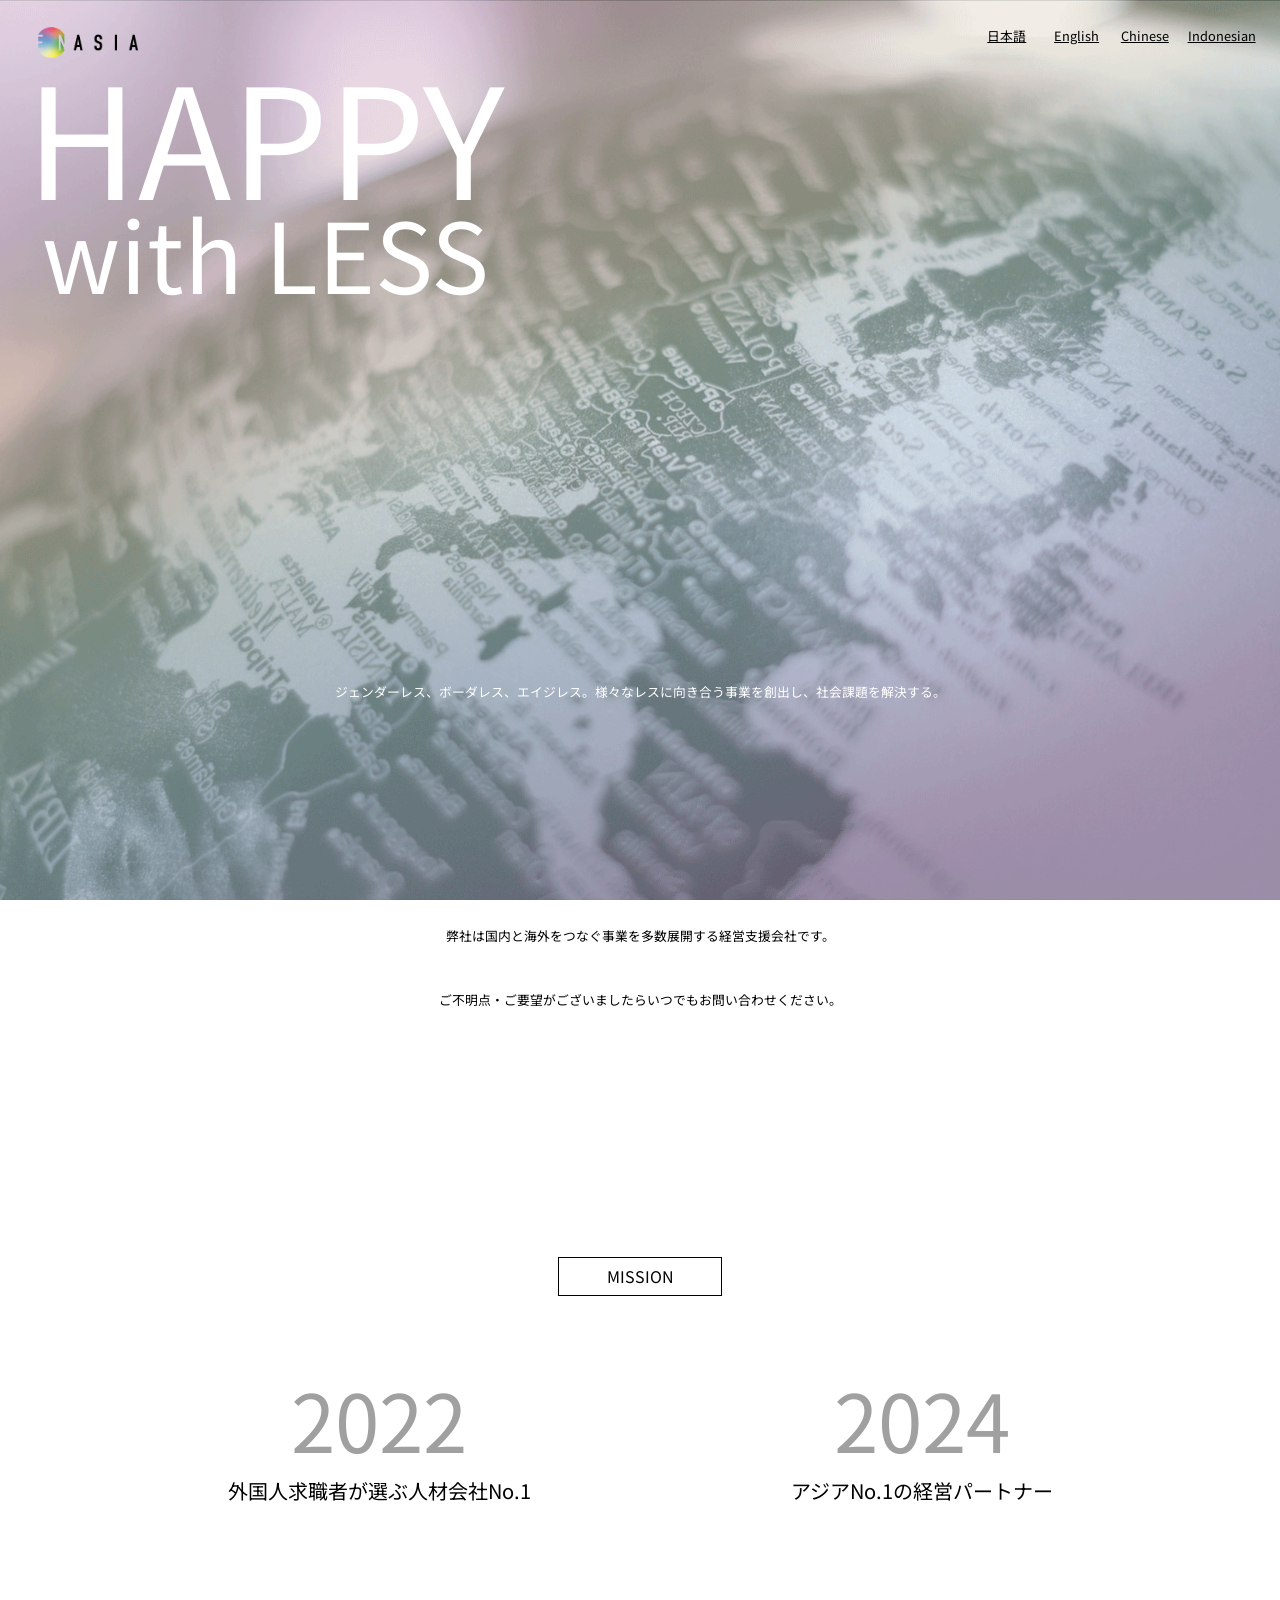
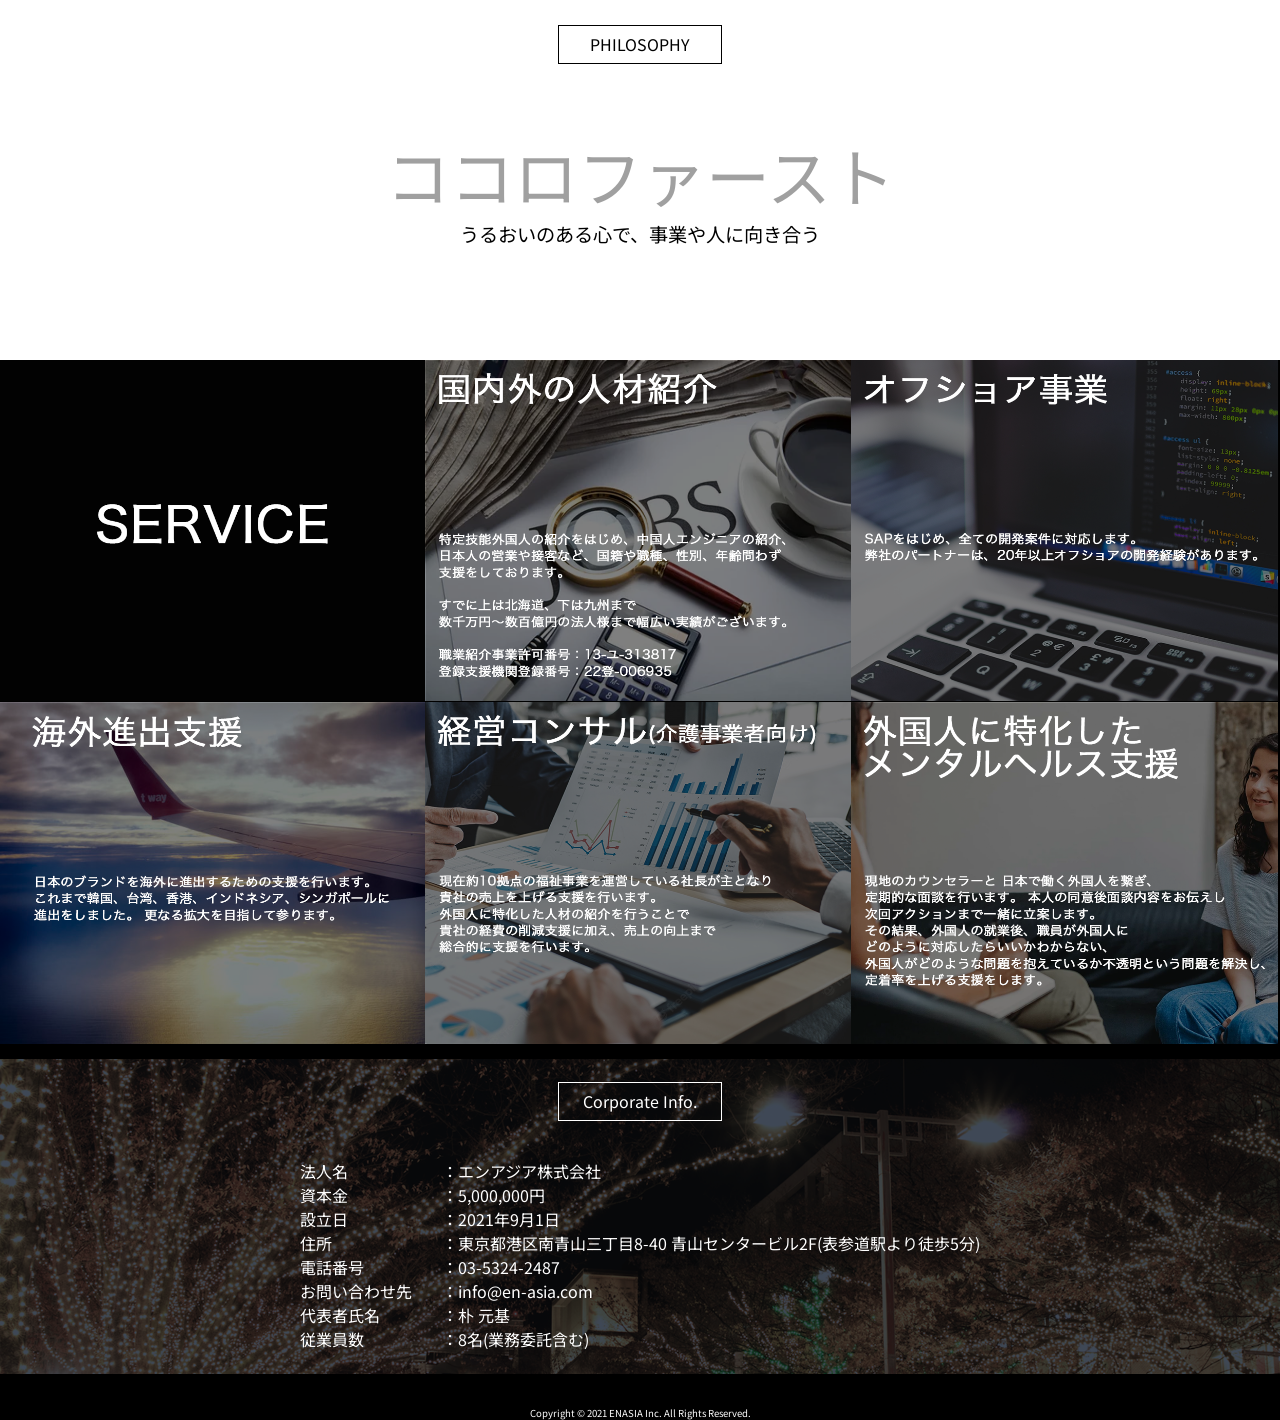
<file: index.html>
<!DOCTYPE html>
<html lang="ja">
<!-- HEAD  -->
	<head>
		<meta charset="UTF-8" />
		<meta name="viewport" content="width=device-width,initial-scale=1.0,minimum-scale=1.0,user-scalable=no">
		<meta property="og:image" content="./images/firstview2.jpg" />
		<link rel="stylesheet" type="text/css" href="pc.css">
		<link rel="stylesheet" type="text/css" href="tablet.css">
		<link rel="stylesheet" type="text/css" href="smartphone.css">
		<link href="https://fonts.googleapis.com/css?family=M+PLUS+Rounded+1c" rel="stylesheet">
		<link rel="preconnect" href="https://fonts.googleapis.com">
		<link rel="preconnect" href="https://fonts.gstatic.com" crossorigin>
		<link href="https://fonts.googleapis.com/css2?family=Noto+Sans+JP:wght@300;400;700&display=swap" rel="stylesheet">
		<meta name="format-detection" content="telephone=no">
		<title>ENASIA INC.</title>
	</head>
	<!-- BODY  -->
	<body>
		<div id="page_header">
		<img src="./images/logo1.png" id="top-logo"/>
		<header>
			<nav	id="page_header_menu">
				<ul id="page_header_nav_list">
					<li><a href="menu00.html">日本語</a></li>
					<li><a href="menu01.html">English</a></li>
					<li><a href="menu02.html">Chinese</a></li>
					<li><a href="menu03.html">Indonesian</a></li>
				</ul>
			</nav>
			<div class="Top">
				<p>HAPPY</p>
			</div>
			<div class="Top2">
				<p>with LESS</p>
			</div>
			<div class="Top3">
				<p>ジェンダーレス、ボーダレス、エイジレス。様々なレスに向き合う事業を創出し、社会課題を解決する。</p>
			</div>
		</header>
		<main>
			<article>
			<div class="Top4">
				<p>弊社は国内と海外をつなぐ事業を多数展開する経営支援会社です。</p>
			</div>
			<!--<div class="Top5">
				<p>コロナが間も無く明ける前だからこそ、国内と海外をつなぐ事業を多数展開する事業会社です。</p>
			</div>-->
			<div class="Top6">
				<p>ご不明点・ご要望がございましたらいつでもお問い合わせください。</p>
			</div>
				<div id=center-title> </div>
				<div class="l_parent">
					<div class="l_child">MISSION</div>
				</div>
				<div class="inline-parent">
					<div class="inline-block">2022<p>外国人求職者が選ぶ人材会社No.1</p></div>
					<div class="inline-block">2024<p>アジアNo.1の経営パートナー</p></div>
				</div>
				<!-- <div class="inline-parent2">
					<div class="inline-block2"><span id=missionmemo1>外国人求職者が選ぶ人材会社No.1</span></div>
					<div class="inline-block2"><span id=missionmemo2>アジアNo.1の経営パートナー</span></div>
				</div> -->
				<div id=center-title2> </div>
				<div class="l_parent">
					<div class="l_child">PHILOSOPHY</div>
				</div>
				<div class="inline-parent">
					<div class="inline-block3">ココロファースト</div>
				<div class="inline-parent2">
					<div class="inline-block2">うるおいのある心で、事業や人に向き合う</div>
				</div>
				<div id=center-title3> </div>
			</article>
			<article>
				<div id="testblock">
					<div class="inline-block_test">		<img src="./images/service0.png" id="divimg">		</div>
					<div class="inline-block_test">		<img src="./images/service1.png" id="divimg">		</div>
					<div class="inline-block_test">		<img src="./images/service2.png" id="divimg">		</div>
				</div>
				<div id="testblock2">
					<div class="inline-block_test2">	<img src="./images/service3.png" id="divimg2">	</div>
					<div class="inline-block_test2">	<img src="./images/service4.png" id="divimg2">	</div>
					<div class="inline-block_test2">	<img src="./images/service5.png" id="divimg2">	</div>
			</article>
			<article class=corpinfo>
				<div class=center-title4> </div>
				<div class="r2_parent">
					<div class="r2_child">Corporate Info. </div>
				</div>
				<div class="inline-parent4">
					<div class="inline-block4">
						法人名<br> 
						資本金<br> 
						設立日<br>
						住所<br> 
						電話番号<br> 
						お問い合わせ先<br>
						代表者氏名<br>
						従業員数<br>
					</div>
					<div class="inline-block4">
					：エンアジア株式会社<br>
					：5,000,000円<br>
					：2021年9月1日<br>
					：東京都港区南青山三丁目8-40 青山センタービル2F(表参道駅より徒歩5分)<br>
					：<span id=tel>03-5324-2487</span><br>
					：info@en-asia.com<br>
					：朴 元基<br>
					：8名(業務委託含む)<br>
					</div>
				</div>
				<div class=center-title4> </div>
			</article>
		</main>
		<footer id="page_footer">
			<p>Copyright © 2021	 ENASIA Inc. All Rights Reserved.</p>
		</footer>
	</body>
</html>
</file>
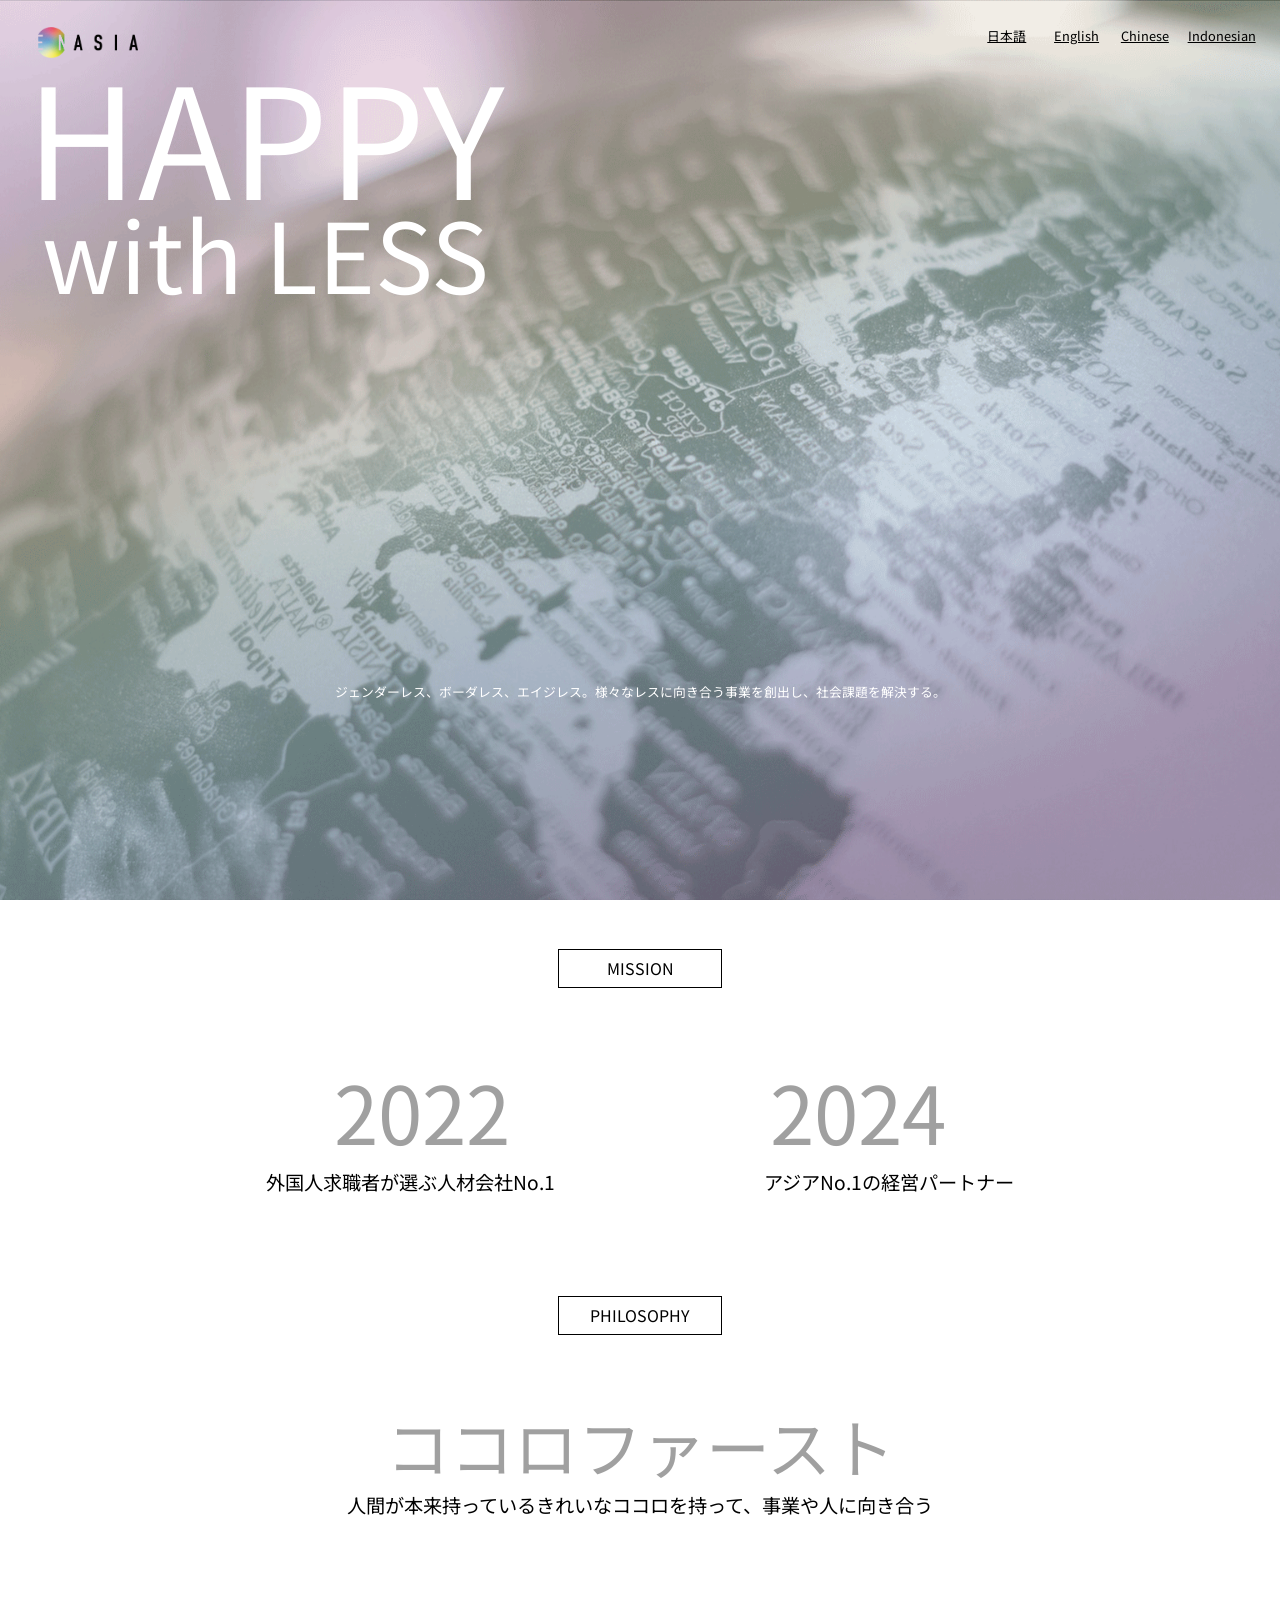
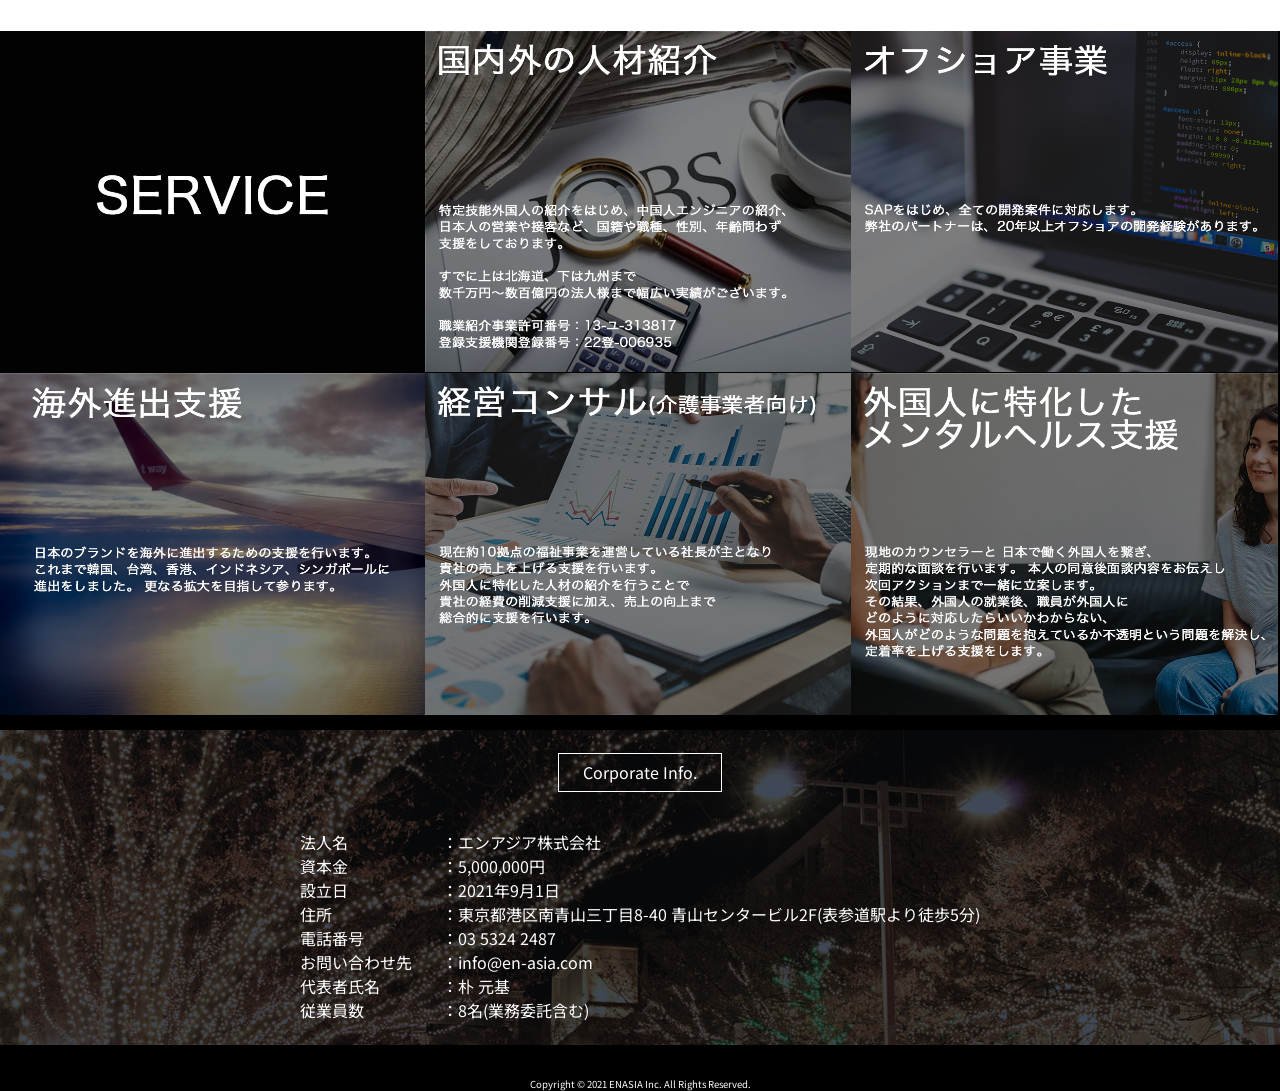
<file: page0.html>
<!DOCTYPE html>
<html lang="ja">
<!-- HEAD  -->
	<head>
		<meta charset="UTF-8" />
		<meta name="viewport" content="width=device-width,initial-scale=1.0,minimum-scale=1.0,user-scalable=no">
		<link rel="stylesheet" type="text/css" href="pc.css">
		<link rel="stylesheet" type="text/css" href="mobile2.css">
		<link href="https://fonts.googleapis.com/css?family=M+PLUS+Rounded+1c" rel="stylesheet">
		<link rel="preconnect" href="https://fonts.googleapis.com">
		<link rel="preconnect" href="https://fonts.gstatic.com" crossorigin>
		<link href="https://fonts.googleapis.com/css2?family=Noto+Sans+JP:wght@300;400;700&display=swap" rel="stylesheet">
		<title>ENASIA INC.</title>
	</head>
	<!-- BODY  -->
	<body>
		<div id="page_header">
		<img src="./images/logo1.png" id="top-logo"/>
		<header>
			<nav	id="page_header_menu">
				<ul id="page_header_nav_list">
					<li><a href="menu00.html">日本語</a></li>
					<li><a href="menu01.html">English</a></li>
					<li><a href="menu02.html">Chinese</a></li>
					<li><a href="menu03.html">Indonesian</a></li>
				</ul>
			</nav>
			<div class="Top">
				<p>HAPPY</p>
			</div>
			<div class="Top2">
				<p>with LESS</p>
			</div>
			<div class="Top3">
				<p>ジェンダーレス、ボーダレス、エイジレス。様々なレスに向き合う事業を創出し、社会課題を解決する。</p>
			</div>
		</header>
		<main>
			<article>
				<div id=center-title> </div>
				<div class="l_parent">
					<div class="l_child">MISSION</div>
				</div>
				<div class="inline-parent">
					<div class="inline-block">2022</div>
					<div class="inline-block">2024</div>
				</div>
				<div class="inline-parent2">
					<div class="inline-block2">外国人求職者が選ぶ人材会社No.1</div>
					<div class="inline-block2">アジアNo.1の経営パートナー</div>
				</div>
				<div id=center-title2> </div>
				<div class="l_parent">
					<div class="l_child">PHILOSOPHY</div>
				</div>
				<div class="inline-parent">
					<div class="inline-block3">ココロファースト</div>
				<div class="inline-parent2">
					<div class="inline-block2">人間が本来持っているきれいなココロを持って、事業や人に向き合う</div>
				</div>
				<div id=center-title3> </div>
			</article>
			<article>
				<div id="testblock">
					<div class="inline-block_test">		<img src="./images/service0.png" id="divimg">		</div>
					<div class="inline-block_test">		<img src="./images/service1.png" id="divimg">		</div>
					<div class="inline-block_test">		<img src="./images/service2.png" id="divimg">		</div>
				</div>
				<div id="testblock2">
					<div class="inline-block_test2">	<img src="./images/service3.png" id="divimg2">	</div>
					<div class="inline-block_test2">	<img src="./images/service4.png" id="divimg2">	</div>
					<div class="inline-block_test2">	<img src="./images/service5.png" id="divimg2">	</div>
			</article>
			<article class=corpinfo>
				<div class=center-title4> </div>
				<div class="r2_parent">
					<div class="r2_child">Corporate Info. </div>
				</div>
				<div class="inline-parent4">
					<div class="inline-block4">
						法人名<br> 
						資本金<br> 
						設立日<br>
						住所<br> 
						電話番号<br> 
						お問い合わせ先<br>
						代表者氏名<br>
						従業員数<br>
					</div>
					<div class="inline-block4">
					：エンアジア株式会社<br>
					：5,000,000円<br>
					：2021年9月1日<br>
					：東京都港区南青山三丁目8-40 青山センタービル2F(表参道駅より徒歩5分)<br>
					：03 5324 2487<br>
					：info@en-asia.com<br>
					：朴 元基<br>
					：8名(業務委託含む)<br>
					</div>
				</div>
				<div class=center-title4> </div>
			</article>
		</main>
		<footer id="page_footer">
			<p>Copyright © 2021	 ENASIA Inc. All Rights Reserved.</p>
		</footer>
	</body>
</html>
</file>
<file: pc.css>
@media screen and (min-width: 980px) { /*ウィンドウ幅が767px以上の場合に適用*/
/* 全体 */
BODY {
	MARGIN					: 0		;
	PADDING					: 0		;
	HEIGHT					:	100%;
	/*font-family			: "M PLUS Rounded 1c";*/
	font-family			: "Noto Sans JP", "Hiragino Kaku Gothic ProN", Meiryo, sans-serif;
}
HTML {
  MARGIN					: 0		;
  PADDING					: 0		;
	HEIGHT					:	100%;
}
header{
}
main{
}
footer{
}
#center-title{
	padding-top:20vh;
}
#center-title2{
	padding-top:5vh;
}
#center-title3{
	padding-top:12.5vh;
}
.center-title4{
	padding-top:2.5vh;
}
#center-title5{
	background-color:#000000;
}






/* ファーストビュー背景画像 */
#page_header {
	background			: url(./images/firstview.gif) center / cover;
	position				: relative;
	height					: 100vh;
}
/* ヘッダーロゴ */
#top-logo {
	position				: absolute;
	width						: 100px;
	left						: 3%;
	top							:	3%;
	margin					:	0 auto 0 auto;
}
/* ヘッダーメニュー */
#page_header_menu {
	padding-top			: 0.75% ;
	padding-right		: 2% ;
	right						: 0;
	/*position: fixed;*/
}
#page_header_nav_list {
	display					: flex;
	justify-content	: flex-end;
	list-style			: none;
}
#page_header_nav_list li{
	width						: 4.5%;
	padding-right		:	1%;
	font-size				: 1.0vw;
	display					: inline-block;
}
#page_header_nav_list li a{
	color						: #000000;
}
/* ファーストビュータイトル */
div.Top p {
   margin-top:-3vw ;
   margin-bottom:0px ;
 padding-left:2%;
 font-size: 12vw;
 color: #FFFFFF;
}
div.Top2 p {
   margin-top:-7vh ;
   margin-bottom:0px ;
 padding-left:3.25%;
 font-size: 7.6vw;
 color: #FFFFFF;
}
div.Top3 p {
   margin-top:40vh ;
 font-size: 1vw;
 color: #FFFFFF;
 text-align: center;
}
/*弊社について*/
div.Top4 p {
  margin-top			:25vh ;
	font-size				: 1vw;
 	text-align			: center;
}
div.Top5 p {
  margin-top			:5vh ;
	font-size				: 1vw;
 	text-align			: center;
}
div.Top6 p {
  margin-top			:5vh ;
	font-size				: 1vw;
 	text-align			: center;
}


/* MISSIONとPHILOSOPHYタイトル */
.l_parent{
  margin-top			:-5vh ;
  width: 100%;
	height: auto;
}
.l_child{
  border:solid 1px #000000;
  width: 150px;
	text-align: center;
  padding: 0.5%;
	margin: 0 auto;
	margin-top:100px;
}
/* MISSIONの2022/2024*/
.inline-parent {
  text-align: center;         /* 子要素を左右中央揃えにする */
}
.inline-block{
  display: inline-block;      /* インラインブロック要素にする */
	font-size: 500%;
	color: #a0a0a0;
 	margin-top:5%;
 	margin-left:10%;
 	margin-right:10%;
}
.inline-block p{
	font-size				: 25%;
 	margin-top			:	0vh;
	color						: #000000;


}
/* MISSIONの説明文*/
.inline-parent2 {
  text-align: center;         /* 子要素を左右中央揃えにする */
}
.inline-block2{
  display: inline-block;      /* インラインブロック要素にする */
	font-size: 120%;
 	margin-left:8%;
 	margin-right:8%;
}
/* ココロファースト*/
.inline-block3{
  display: inline-block;      /* インラインブロック要素にする */
	font-size: 400%;
 	color: #a0a0a0;
 	margin-top:5%;
}
/* 事業紹介(上段)*/
#testblock{
max-width: 100%;
background-color:  #000000;    /* 背景色指定 */
}

.inline-block_test {
display: inline-block;      /* インラインブロック要素にする */
/*width: 24vw; */
margin-left:  -2px;             /* 余白指定 */
margin-right:  -2px;             /* 余白指定 */
margin-bottom:  -2px;             /* 余白指定 */
background-color:  #000000;    /* 背景色指定 */
padding-top: 33.333%;  /* 1/4×100https://note.com/ikamasu/n/n06e3056498bb   */
width: 33.333%;
position: relative;
}
#divimg{
	  max-width: 100%; /*必ず指定*/
		  height: 80%; /*必ず指定*/
width: 100%;
					 position: absolute;
					   top: 0;
						   left: 0;
background-color:  #000000;    /* 背景色指定 */
}
/* 事業紹介(下段)*/
#testblock2{
max-width: 100%;
background-color:  #000000;    /* 背景色指定 */
}

.inline-block_test2 {
display: inline-block;      /* インラインブロック要素にする */
/*width: 24vw; */
margin:  -2px;             /* 余白指定 */
padding-top: 33.333%;  /* 1/4×100https://note.com/ikamasu/n/n06e3056498bb   */
width: 33.333%;
position: relative;
							 margin-bottom:-12.5%;
}

#divimg2{
margin-top:-20%;
	  max-width: 100%; /*必ず指定*/
		  height: 80%; /*必ず指定*/
width: 100%;
					 position: absolute;
					   top: 0;
						   left: 0;
}
/* CORP INFOタイトル */
.r_parent{
  width: 100%;
  height: auto;
	background-color:  #000000;    /* 背景色指定 */
}
.r_child{
  border:solid 1px #FFFFFF;
	color:#FFFFFF;
  width: 150px;
	text-align: center;
  padding: 0.5%;
	margin: 0 auto;
}
.r2_parent{
  width: 100%;
  height: auto;
}
.r2_child{
  border:solid 1px #FFFFFF;
	color:#FFFFFF;
  width: 150px;
	text-align: center;
	padding: 0.5%;
 	margin: 0 auto;
}
/* CORP INFO画像 */
.corpinfo{
background-color:  #000000;    /* 背景色指定 */
 color: #FFFFFF;
	background			: url(./images/omotesando.png) center / cover;
}
/* CORP INFO説明文 */
.inline-parent4 {
	margin-top:3%;
  text-align: center;         /* 子要素を左右中央揃えにする */
	font-size				: 1.25vw;
}
.inline-block4{
    display: inline-block;      /* インラインブロック要素にする */
 font-size: 100%;
 margin-left:1%;
 margin-right:1%;
 text-align: left
}

#Topmessage1{
 color: #FFFFFF;
 padding-left:2.5%;
 font-size: 10vw;

}
#Topmessage2{
 color: #FFFFFF;
 padding-left:2.5%;
 font-size: 7vw;

}

/* フッター */
#page_footer{
width: 100%;
color: #fff;
			 text-align: center;
bottom: 0; /*下に固定*/
				font-size: 60%;
				padding-top:2.5vh;
				background-color:#000000;
}
#tel a{
	color						:	#FFFFFF;
  text-decoration	:	none;
}
</file>
<file: tablet.css>
@media screen and (min-width: 768px) and (max-width: 979px) { /*ウィンドウ幅が767px以下の場合に適用*/
/* 全体 */
BODY {
	margin					: 0		;
	padding					: 0		;
	height					:	100%;
	font-family			: "Noto Sans JP", "Hiragino Kaku Gothic ProN", Meiryo, sans-serif;
}
HTML {
	margin					: 0		;
	padding					: 0		;
	height					:	100%;
}
header{
}
main{
}
footer{
	background-color:#000000;
}

#center-title{
	padding-top:0vh;
}
#center-title2{
}
#center-title3{
	padding-top:12.5vh;
}
.center-title4{
	padding-top:2.5vh;
}
#center-title5{
	background-color:#000000;
}









/* ファーストビュー背景画像 */
#page_header {
	background			: url(./images/firstview.gif) center / cover;
	position				: relative;
	height					: 100vh;
}
/* ヘッダーロゴ */
#top-logo {
	position				: absolute;
	width						: 100px;
	padding-left		: 3%;
	top							:	3%;
	margin					:	0 auto 0 auto;
}
/* ヘッダーメニュー */
#page_header_menu {
	padding-top			: 1.0% ;
	padding-right		: 3% ;
}
#page_header_nav_list {
	display					: flex;
	justify-content	: flex-end;
	list-style			: none;
}
#page_header_nav_list li{
	width						: 7%;
	font-size				: 1.5vw;
	padding-right		:	1.0%;
	display					: inline-block;
}
#page_header_nav_list li a{
	color						: #000000;
}
/* ファーストビュータイトル */
div.Top p {
  margin-top			:	20vh ;
  margin-bottom		:	0px ;
 	font-size				: 16vw;
	text-align			: center;
 	color						: #f0e68c;
}
div.Top2 p {
  margin-top			: -5vh ;
	font-size				: 10vw;
	text-align			: center;
 	color						: #FFFFFF;
}
div.Top3 p {
  margin-top			:20vh ;
	font-size				: 2vw;
 	color						: #FFFFFF;
 	text-align			: center;
}
/*弊社について*/
div.Top4 p {
  margin-top			: 35vh ;
	font-size				: 2vw;
 	text-align			: center;
}
div.Top5 p {
  margin-top			: 2.5vh ;
	font-size				: 2vw;
 	text-align			: center;
}
div.Top6 p {
  margin-top			: 2.5vh ;
	font-size				: 2vw;
 	text-align			: center;
}



/* MISSIONとPHILOSOPHYタイトル */
.l_parent{
  margin-top			:10vh ;
  width						: 100%;
	height					: auto;
}
.l_child{
  margin-top			:10vh ;
  border					:solid 1px #000000;
  width						: 150px;
	text-align			: center;
  padding					: 0.5%;
	margin					: 0 auto;
	margin-top			:100px;
}
/* MISSIONの2022/2024*/
.inline-parent {
  text-align			: center;         /* 子要素を左右中央揃えにする */
}
.inline-block{
  display					: inline-block;      /* インラインブロック要素にする */
	font-size				: 400%;
	color						: #a0a0a0;
 	margin-top			:	5%;
 	margin-left			:	10%;
 	margin-right		:	10%;
}
.inline-block p{
	font-size				: 25%;
 	margin-top			:	0vh;
	color						: #000000;


}
/* MISSIONの説明文*/
.inline-parent2 {
  text-align			: center;         /* 子要素を左右中央揃えにする */
}
.inline-block2{
  display					: inline-block;      /* インラインブロック要素にする */
	font-size				: 100%;
 	margin-left			:	7.5%	;
 	margin-right		:	7.5%;
}
/* ココロファースト*/
.inline-block3{
  display					: inline-block;      /* インラインブロック要素にする */
	font-size				: 250%;
 	color						: #a0a0a0;
 	text-align			: center;
 	margin-top			:	5%;
}
/* 事業紹介(上段)*/
#testblock{
	max-width				: 100%;
	background-color: #000000;    /* 背景色指定 */
}
.inline-block_test {
	display					: inline-block; 
	position				: relative;
	width						: 33.333%;
	margin-left			: -2px;         
	margin-right		: -2px;         
	margin-bottom		: -2px;         
	padding-top			: 33.333%;  
}
#divimg{
	max-width				: 100%; 
	height					: 80%; 
	width						: 100%;
	position				: absolute;
	top							: 0;
}
/* 事業紹介(下段)*/
#testblock2{
	background-color: #000000;    /* 背景色指定 */
}
.inline-block_test2 {
	display					: inline-block;      /* インラインブロック要素にする */
	position				: relative;
	width						: 33.333%;
	margin-left			: -2px;         
	margin-right		: -2px;         
	margin-bottom		:	-12.5%;
	padding-top			: 33.333%;  /* 1/4×100https://note.com/ikamasu/n/n06e3056498bb   */
}
#divimg2{
	margin-top			:	-20%;
	height					: 80%; 
	width						: 100%;
	position				: absolute;
	top							: 0;
}
/* CORP INFOタイトル */
.r2_parent{
  width: 100%;
  height: auto;
}
.r2_child{
  border:solid 1px #FFFFFF;
	color:#FFFFFF;
  width: 150px;
	text-align: center;
	padding: 0.5%;
 	margin: 0 auto;
}
/* CORP INFO画像 */
.corpinfo {
	background			: url(./images/omotesando.png) center / cover;
	color						: #FFFFFF;
	background-color: #000000;
}
/* CORP INFO説明文 */
.inline-parent4 {
	margin-top:3%;
  text-align: center;         /* 子要素を左右中央揃えにする */
	font-size				: 2vw;
}
.inline-block4{
  display: inline-block;      /* インラインブロック要素にする */
 font-size: 100%;
 margin-left:1%;
 margin-right:1%;
 text-align: left
}
#tel{
	color						:	#FFFFFF;
  text-decoration	:	none;
}
/* フッター */
#page_footer{
	width: 100%;
	color: #fff;
	text-align: center;
	bottom: 0; /*下に固定*/
	font-size: 60%;
	padding-top:0.25vh;
	background-color:#000000;
}
</file>
<file: smartphone.css>
@media screen and (max-width: 767px) { /*ウィンドウ幅が767px以下の場合に適用*/
/* 全体 */
BODY {
	margin					: 0		;
	padding					: 0		;
	height					:	100%;
	font-family			: "Noto Sans JP", "Hiragino Kaku Gothic ProN", Meiryo, sans-serif;
}
HTML {
	margin					: 0		;
	padding					: 0		;
	height					:	100%;
}
header{
}
main{
}
footer{
	background-color:#000000;
}

#center-title{
	padding-top:0vh;
}
#center-title2{
}
#center-title3{
	padding-top:12.5vh;
}
.center-title4{
	padding-top:2.5vh;
}
#center-title5{
	background-color:#000000;
}









/* ファーストビュー背景画像 */
#page_header {
	background			: url(./images/firstview.gif) center / cover;
	position				: relative;
	height					: 100vh;
}
/* ヘッダーロゴ */
#top-logo {
	position				: absolute;
	width						: 100px;
	padding-left		: 5%;
	top							:	3%;
	margin					:	0 auto 0 auto;
}
/* ヘッダーメニュー */
#page_header_menu {
	padding-top			: 3% ;
	padding-right		: 3% ;
	right						: 0;
}
#page_header_nav_list {
	display					: flex;
	justify-content	: flex-end;
	list-style			: none;
}
#page_header_nav_list li{
	width						: 7%;
	padding-right		:	1.75%;
	font-size				: 1.5vw;
	display					: inline-block;
}
#page_header_nav_list li a{
	color						: #000000;
}
/* ファーストビュータイトル */
div.Top p {
  margin-top			:	15vh ;
  margin-bottom		:	0px ;
 	font-size				: 22vw;
	text-align			: center;
 	color						: #4682b4;
}
div.Top2 p {
  margin-top			: -5vh ;
	font-size				: 14vw;
	text-align			: center;
 	color						: #FFFFFF;
}
div.Top3 p {
  margin-top			:30vh ;
	font-size				: 1.85vw;
 	color						: #FFFFFF;
 	text-align			: center;
}
/*弊社について*/
div.Top4 p {
  margin-top			: 35vh ;
	font-size				: 2vw;
 	text-align			: center;
}
div.Top5 p {
  margin-top			:2.5vh ;
	font-size				: 2vw;
 	text-align			: center;
}
div.Top6 p {
  margin-top			:2.5vh ;
	font-size				: 2vw;
 	text-align			: center;
}



/* MISSIONとPHILOSOPHYタイトル */
.l_parent{
  margin-top			:10vh ;
  width						: 100%;
	height					: auto;
}
.l_child{
  margin-top			:10vh ;
  border					:solid 1px #000000;
  width						: 150px;
	text-align			: center;
  padding					: 0.5%;
	margin					: 0 auto;
	margin-top			:100px;
}
/* MISSIONの2022/2024*/
.inline-parent {
  text-align			: center;         /* 子要素を左右中央揃えにする */
}
.inline-block{
	font-size				: 300%;
	color						: #a0a0a0;
 	margin-top			:	5%;
 	margin-left			:	8%;
 	margin-right		:	8%;
}
.inline-block p{
	font-size				: 20%;
 	margin-top			:	0vh;
	color						: #000000;


}
/* MISSIONの説明文*/
.inline-parent2 {
  text-align			: center;         /* 子要素を左右中央揃えにする */
}
.inline-block2{
	font-size				: 60%;
 	margin-left			:	5.5%	;
 	margin-right		:	5.5%;
}
#missionmemo1{
 	margin-top			:	-100vh;


}
/* ココロファースト*/
.inline-block3{
  display					: inline-block;      /* インラインブロック要素にする */
	font-size				: 250%;
 	color						: #a0a0a0;
 	text-align			: center;
 	margin-top			:	5%;
}
/* 事業紹介(上段)*/
#testblock{
	max-width				: 100%;
	background-color: #000000;    /* 背景色指定 */
}
.inline-block_test {
	display					: inline-block; 
	position				: relative;
	width						: 33.333%;
	margin-left			: -2px;         
	margin-right		: -2px;         
	margin-bottom		: -2px;         
	padding-top			: 33.333%;  
}
#divimg{
	max-width				: 100%; 
	height					: 80%; 
	width						: 100%;
	position				: absolute;
	top							: 0;
}
/* 事業紹介(下段)*/
#testblock2{
	background-color: #000000;    /* 背景色指定 */
}
.inline-block_test2 {
	display					: inline-block;      /* インラインブロック要素にする */
	position				: relative;
	width						: 33.333%;
	margin-left			: -2px;         
	margin-right		: -2px;         
	margin-bottom		:	-12.5%;
	padding-top			: 33.333%;  /* 1/4×100https://note.com/ikamasu/n/n06e3056498bb   */
}
#divimg2{
	margin-top			:	-20%;
	height					: 80%; 
	width						: 100%;
	position				: absolute;
	top							: 0;
}
/* CORP INFOタイトル */
.r2_parent{
  width: 100%;
  height: auto;
}
.r2_child{
  border:solid 1px #FFFFFF;
	color:#FFFFFF;
  width: 150px;
	text-align: center;
	padding: 0.5%;
 	margin: 0 auto;
}
/* CORP INFO画像 */
.corpinfo {
	background			: url(./images/omotesando.png) center / cover;
	color						: #FFFFFF;
	background-color: #000000;
}
/* CORP INFO説明文 */
.inline-parent4 {
	margin-top:3%;
  text-align: center;         /* 子要素を左右中央揃えにする */
	font-size				: 2vw;
}
.inline-block4{
  display: inline-block;      /* インラインブロック要素にする */
 font-size: 100%;
 margin-left:1%;
 margin-right:1%;
 text-align: left
}
/* フッター */
#page_footer{
	width: 100%;
	color: #fff;
	text-align: center;
	bottom: 0; /*下に固定*/
	font-size: 60%;
	padding-top:0.25vh;
	background-color:#000000;
}
#tel a{
	color						:	#FFFFFF;
  text-decoration	:	none;
}
</file>
<file: mobile2.css>
@media screen and (max-width: 767px) { /*ウィンドウ幅が767px以下の場合に適用*/
/* 全体 */
BODY {
	margin					: 0		;
	padding					: 0		;
	height					:	100%;
	font-family			: "Noto Sans JP", "Hiragino Kaku Gothic ProN", Meiryo, sans-serif;
}
HTML {
	margin					: 0		;
	padding					: 0		;
	height					:	100%;
}
header{
}
main{
}
footer{
	background-color:#000000;
}

#center-title{
	padding-top:0vh;
}
#center-title2{
}
#center-title3{
	padding-top:12.5vh;
}
.center-title4{
	padding-top:2.5vh;
}
#center-title5{
	background-color:#000000;
}









/* ファーストビュー背景画像 */
#page_header {
	background			: url(./images/firstview.gif) center / cover;
	position				: relative;
	height					: 100vh;
}
/* ヘッダーロゴ */
#top-logo {
	position				: absolute;
	width						: 100px;
	padding-left		: 7.5%;
	top							:	3%;
	margin					:	0 auto 0 auto;
}
/* ヘッダーメニュー */
#page_header_menu {
	padding-top			: 2.0% ;
	padding-right		: 3% ;
	right						: 0;
}
#page_header_nav_list {
	display					: flex;
	justify-content	: flex-end;
	list-style			: none;
}
#page_header_nav_list li{
	width						: 7%;
	padding-right		:	1.75%;
	font-size				: 1.5vw;
	display					: inline-block;
}
#page_header_nav_list li a{
	color						: #000000;
}
/* ファーストビュータイトル */
div.Top p {
  margin-top			:	30vh ;
  margin-bottom		:	0px ;
 	font-size				: 12vw;
	text-align			: center;
 	color						: #FFFFFF;
}
div.Top2 p {
  margin-top			: -1vh ;
	font-size				: 7.6vw;
	text-align			: center;
 	color						: #FFFFFF;
}
div.Top3 p {
  margin-top			:30vh ;
	font-size				: 2vw;
 	color						: #FFFFFF;
 	text-align			: center;
}
/*弊社について*/
div.Top4 p {
  margin-top			:20vh ;
	font-size				: 2vw;
 	text-align			: center;
}
div.Top5 p {
  margin-top			:5vh ;
	font-size				: 2vw;
 	text-align			: center;
}



/* MISSIONとPHILOSOPHYタイトル */
.l_parent{
  margin-top			:10vh ;
  width						: 100%;
	height					: auto;
}
.l_child{
  margin-top			:10vh ;
  border					:solid 1px #000000;
  width						: 150px;
	text-align			: center;
  padding					: 0.5%;
	margin					: 0 auto;
	margin-top			:100px;
}
/* MISSIONの2022/2024*/
.inline-parent {
  text-align			: center;         /* 子要素を左右中央揃えにする */
}
.inline-block{
  display					: inline-block;      /* インラインブロック要素にする */
	font-size				: 300%;
	color						: #a0a0a0;
 	margin-top			:	5%;
 	margin-left			:	10%;
 	margin-right		:	10%;
}
/* MISSIONの説明文*/
.inline-parent2 {
  text-align			: center;         /* 子要素を左右中央揃えにする */
}
.inline-block2{
  display					: inline-block;      /* インラインブロック要素にする */
	font-size				: 75%;
 	margin-left			:	5%	;
 	margin-right		:	5%;
}
/* ココロファースト*/
.inline-block3{
  display					: inline-block;      /* インラインブロック要素にする */
	font-size				: 250%;
 	color						: #a0a0a0;
 	text-align			: center;
 	margin-top			:	5%;
}
/* 事業紹介(上段)*/
#testblock{
	max-width				: 100%;
	background-color: #000000;    /* 背景色指定 */
}
.inline-block_test {
	display					: inline-block; 
	position				: relative;
	width						: 33.333%;
	margin-left			: -2px;         
	margin-right		: -2px;         
	margin-bottom		: -2px;         
	padding-top			: 33.333%;  
}
#divimg{
	max-width				: 100%; 
	height					: 80%; 
	width						: 100%;
	position				: absolute;
	top							: 0;
}
/* 事業紹介(下段)*/
#testblock2{
	background-color: #000000;    /* 背景色指定 */
}
.inline-block_test2 {
	display					: inline-block;      /* インラインブロック要素にする */
	position				: relative;
	width						: 33.333%;
	margin-left			: -2px;         
	margin-right		: -2px;         
	margin-bottom		:	-12.5%;
	padding-top			: 33.333%;  /* 1/4×100https://note.com/ikamasu/n/n06e3056498bb   */
}
#divimg2{
	margin-top			:	-20%;
	height					: 80%; 
	width						: 100%;
	position				: absolute;
	top							: 0;
}
/* CORP INFOタイトル */
.r2_parent{
  width: 100%;
  height: auto;
}
.r2_child{
  border:solid 1px #FFFFFF;
	color:#FFFFFF;
  width: 150px;
	text-align: center;
	padding: 0.5%;
 	margin: 0 auto;
}
/* CORP INFO画像 */
.corpinfo {
	background			: url(./images/omotesando.png) center / cover;
	color						: #FFFFFF;
	background-color: #000000;
}
/* CORP INFO説明文 */
.inline-parent4 {
	margin-top:3%;
  text-align: center;         /* 子要素を左右中央揃えにする */
	font-size				: 2vw;
}
.inline-block4{
  display: inline-block;      /* インラインブロック要素にする */
 font-size: 100%;
 margin-left:1%;
 margin-right:1%;
 text-align: left
}
/* フッター */
#page_footer{
	width: 100%;
	color: #fff;
	text-align: center;
	bottom: 0; /*下に固定*/
	font-size: 60%;
	padding-top:0.25vh;
	background-color:#000000;
}
</file>
